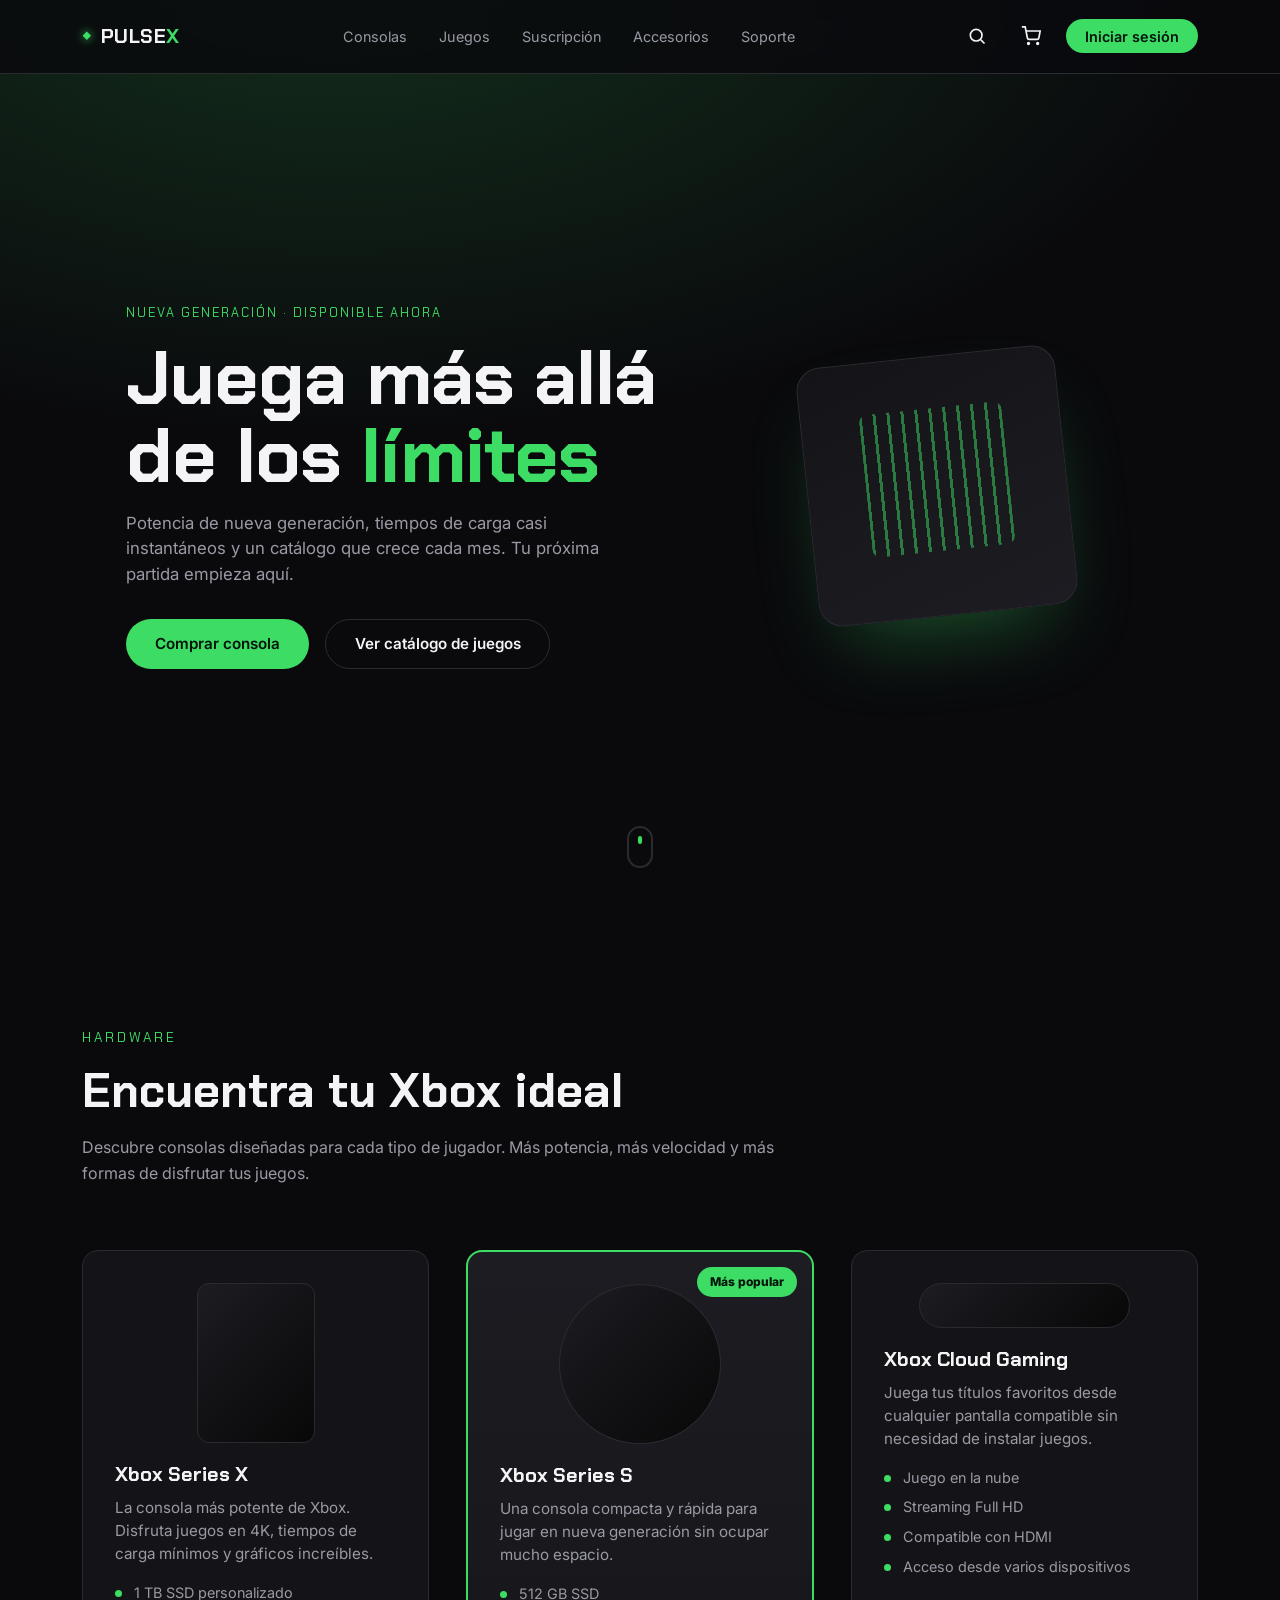
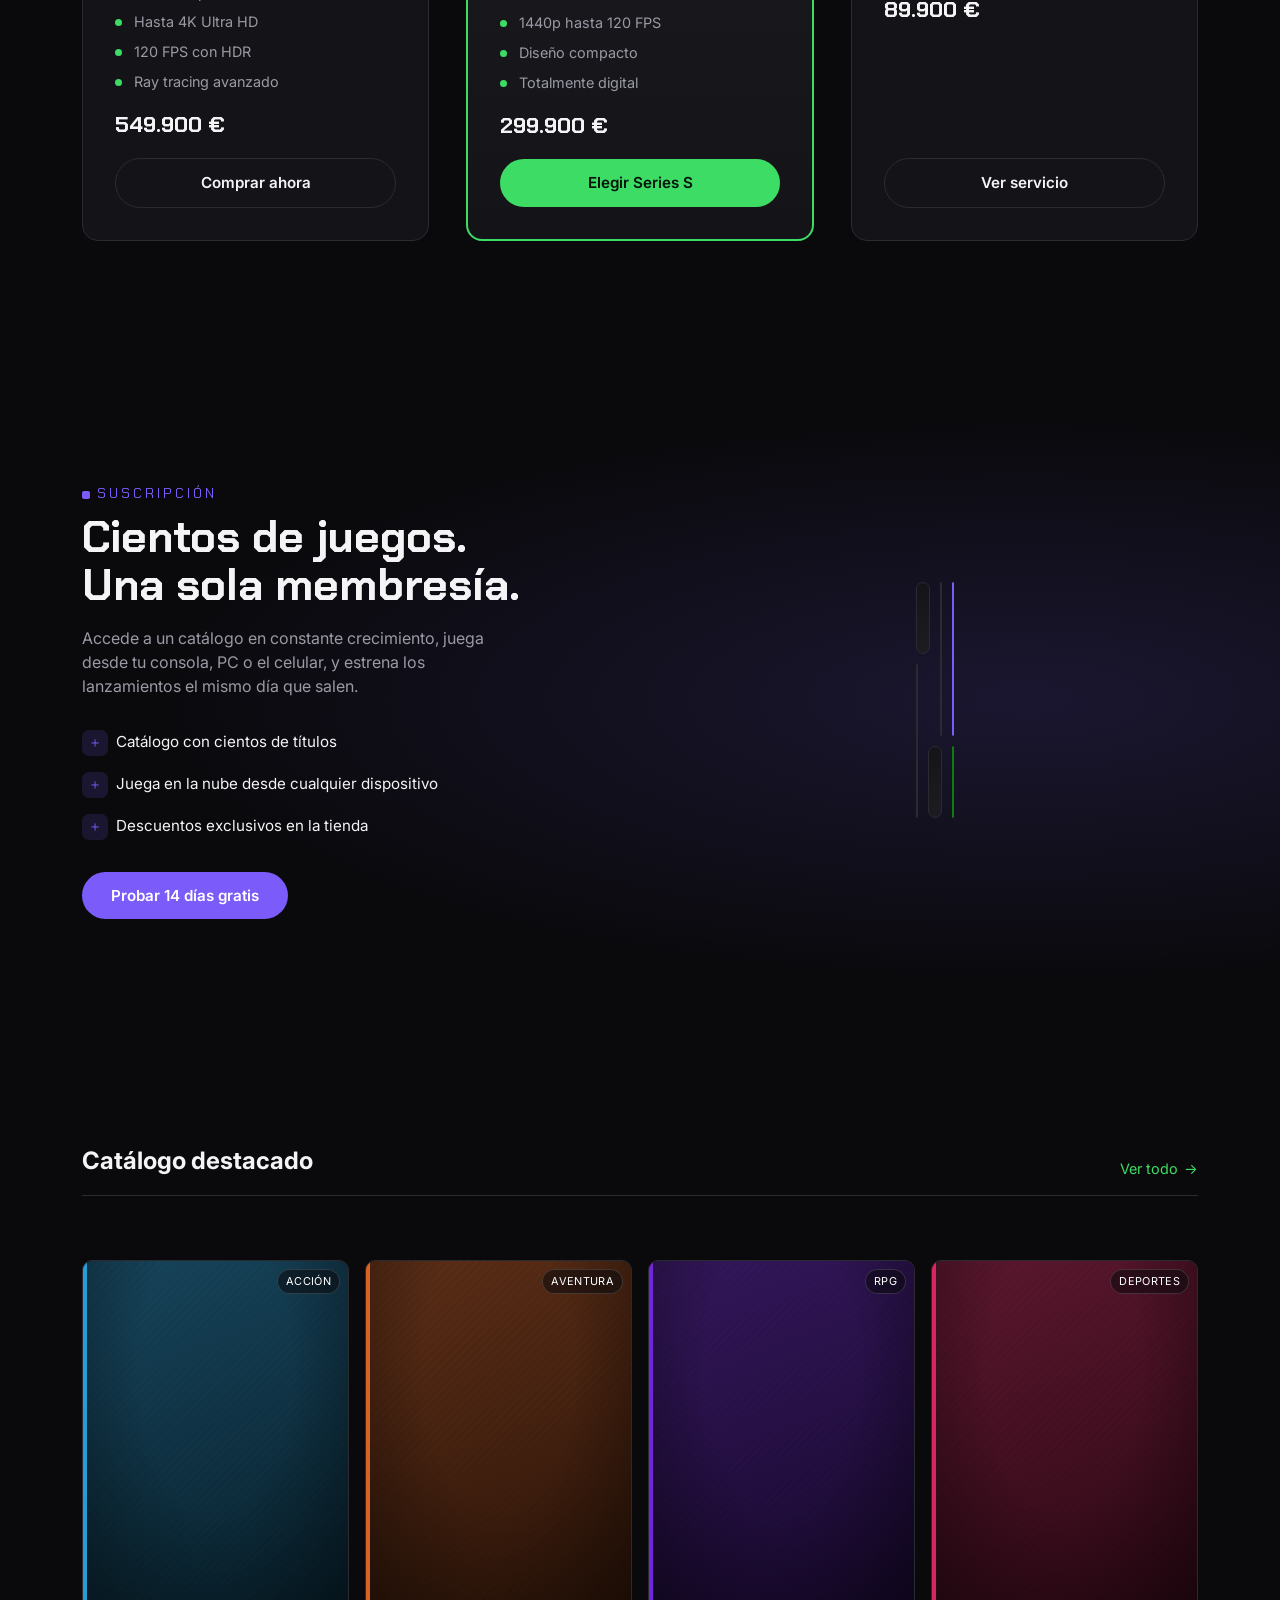
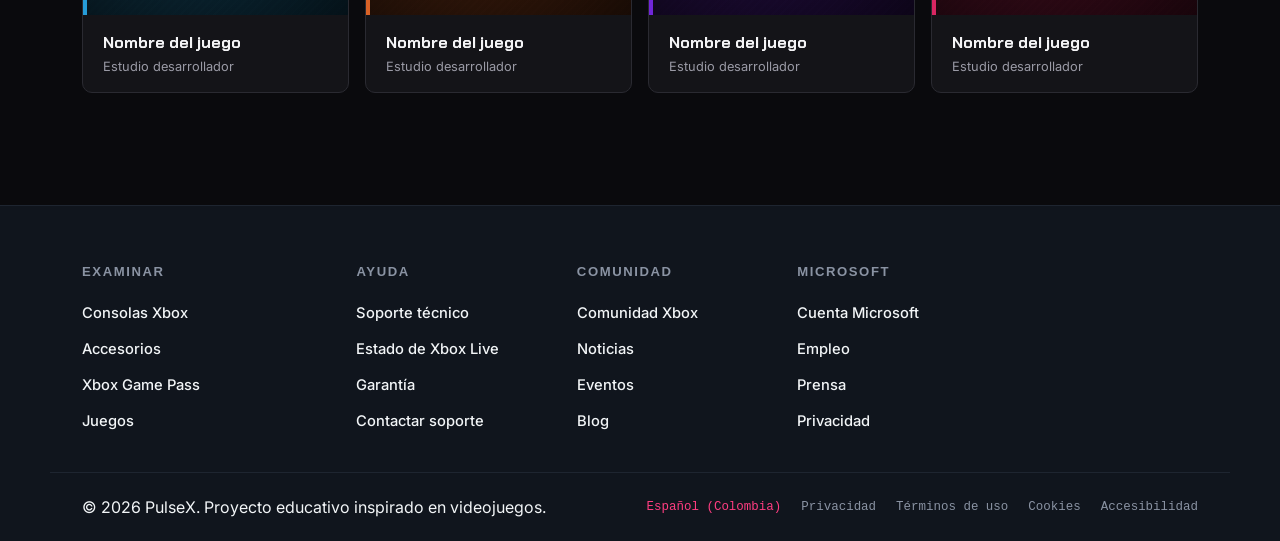
<file: index.html>
<!DOCTYPE html>
<html lang="es">
<head>
  <meta charset="UTF-8" />
  <meta name="viewport" content="width=device-width, initial-scale=1.0" />
  <title>PulseX — Juega más allá de los límites</title>

  <!-- Tipografías: display futurista + body legible -->
  <link rel="preconnect" href="https://fonts.googleapis.com" />
  <link href="https://fonts.googleapis.com/css2?family=Chakra+Petch:wght@500;700&family=Inter:wght@400;500;600&display=swap" rel="stylesheet" />

  <!-- ==========================================================
       ESTILOS
       1) tokens.css: variables globales de diseño
       2) un .css por cada componente (mismo nombre que su carpeta)
       ========================================================== -->
  <link rel="stylesheet" href="styles/tokens.css" />
  <link rel="stylesheet" href="components/Navbar/Navbar.css" />
  <link rel="stylesheet" href="components/Hero/Hero.css" />
  <link rel="stylesheet" href="components/Consoles/Consoles.css" />
  <link rel="stylesheet" href="components/GamePass/GamePass.css" />
  <link rel="stylesheet" href="components/Games/Games.css" />
  <link rel="stylesheet" href="components/Footer/Footer.css" />
</head>
<body>

  <!-- ==========================================================
       ESTRUCTURA
       Cada <div data-component="..."> es un "slot" vacío que
       main.js rellena con el HTML del componente correspondiente.
       Esto es lo que permite mantener cada pieza en su propia
       carpeta en vez de tener todo en un único archivo.
       ========================================================== -->
  <div data-component="navbar"></div>
  <main>
    <div data-component="hero"></div>
    <div data-component="consoles"></div>
    <div data-component="gamepass"></div>
    <div data-component="games"></div>
  </main>
  <div data-component="footer"></div>

  <script type="module" src="main.js"></script>
</body>
</html>
</file>
<file: styles/tokens.css>
/* ==========================================================================
   TOKENS.CSS
   Sistema de diseño global: aquí viven todos los valores reutilizables
   (colores, tipografías, espaciados). Cada componente SOLO debe consumir
   estas variables, nunca "hardcodear" un color o tamaño nuevo.
   ========================================================================== */

:root {
  /* ---- Color: base oscura tipo "consola / HUD de videojuego" ---- */
  --color-bg: #0a0a0d;              /* fondo principal, casi negro */
  --color-surface: #141418;         /* tarjetas / secciones elevadas */
  --color-surface-alt: #1c1c22;     /* hover / segunda elevación */
  --color-border: #2a2a31;

  /* ---- Color: acentos ---- */
  --color-accent: #3ddc64;          /* verde eléctrico: CTAs, focus */
  --color-accent-dim: #2a9c48;
  --color-accent-2: #7b5cfa;        /* violeta: sección suscripción */
  --color-text: #f4f4f6;
  --color-text-muted: #9a9aa5;

  /* ---- Tipografía ---- */
  --font-display: "Chakra Petch", "Segoe UI", sans-serif; /* titulares, look "HUD" */
  --font-body: "Inter", "Segoe UI", sans-serif;           /* texto de lectura */

  --fs-hero: clamp(2.75rem, 6vw, 5.5rem);
  --fs-h2: clamp(1.75rem, 3.5vw, 2.75rem);
  --fs-h3: 1.25rem;
  --fs-body: 1rem;
  --fs-small: 0.85rem;

  /* ---- Espaciado ---- */
  --space-xs: 0.5rem;
  --space-sm: 1rem;
  --space-md: 2rem;
  --space-lg: 4rem;
  --space-xl: 7rem;

  /* ---- Layout ---- */
  --content-width: 1280px;
  --radius: 10px;
  --transition: 200ms ease;
}

* { box-sizing: border-box; margin: 0; padding: 0; }

html { scroll-behavior: smooth; }

body {
  background: var(--color-bg);
  color: var(--color-text);
  font-family: var(--font-body);
  line-height: 1.5;
}

img { max-width: 100%; display: block; }

a { color: inherit; text-decoration: none; }

button { font-family: inherit; cursor: pointer; border: none; }

.container {
  max-width: var(--content-width);
  margin-inline: auto;
  padding-inline: var(--space-md);
}

/* Accesibilidad: foco visible en todo el sitio */
:focus-visible {
  outline: 2px solid var(--color-accent);
  outline-offset: 3px;
}

/* Respeta la preferencia del usuario de reducir animaciones */
@media (prefers-reduced-motion: reduce) {
  * { animation: none !important; transition: none !important; scroll-behavior: auto !important; }
}
</file>
<file: components/Navbar/Navbar.css>
/* ==========================================================================
   COMPONENTE: NAVBAR — estilos
   ========================================================================== */

.navbar {
  position: fixed;
  top: 0; left: 0; right: 0;
  z-index: 100;
  background: rgba(10, 10, 13, 0.85);
  backdrop-filter: blur(10px);
  border-bottom: 1px solid var(--color-border);
}

.navbar__inner {
  display: flex;
  align-items: center;
  justify-content: space-between;
  height: 72px;
}

/* ---- Logo ---- */
.navbar__logo {
  display: flex;
  align-items: center;
  gap: var(--space-xs);
  font-family: var(--font-display);
  font-size: 1.25rem;
  font-weight: 700;
  letter-spacing: 0.5px;
}
.navbar__logo-mark { color: var(--color-accent); font-size: 1rem; }
.navbar__logo-accent { color: var(--color-accent); }

/* ---- Navegación central ---- */
.navbar__nav ul {
  display: flex;
  gap: var(--space-md);
  list-style: none;
}
.navbar__nav a {
  font-size: 0.9rem;
  color: var(--color-text-muted);
  transition: color var(--transition);
}
.navbar__nav a:hover { color: var(--color-text); }

/* ---- Acciones ---- */
.navbar__actions {
  display: flex;
  align-items: center;
  gap: var(--space-sm);
}
.navbar__icon-btn {
  background: transparent;
  color: var(--color-text);
  width: 38px; height: 38px;
  border-radius: 50%;
  display: grid;
  place-items: center;
  transition: background var(--transition);
}
.navbar__icon-btn:hover { background: var(--color-surface-alt); }

.navbar__cta {
  background: var(--color-accent);
  color: #04140a;
  font-weight: 600;
  font-size: 0.9rem;
  padding: 0.55rem 1.2rem;
  border-radius: 999px;
  transition: background var(--transition), transform var(--transition), box-shadow var(--transition);
}
.navbar__cta:hover { background: var(--color-accent-dim); transform: translateY(-1px); box-shadow: 0 0 16px rgba(61, 220, 100, 0.5); }

/* ---- Burger (mobile) ---- */
.navbar__burger {
  display: none;
  flex-direction: column;
  gap: 5px;
  background: transparent;
  width: 32px; height: 32px;
  padding: 4px;
}
.navbar__burger span {
  display: block;
  height: 2px;
  background: var(--color-text);
  border-radius: 2px;
  transition: transform var(--transition), opacity var(--transition);
}

/* ---- Menú mobile ---- */
.navbar__mobile-nav {
  max-height: 0;
  overflow: hidden;
  transition: max-height var(--transition);
  border-top: 1px solid transparent;
}
.navbar__mobile-nav.is-open {
  max-height: 320px;
  border-top: 1px solid var(--color-border);
}
.navbar__mobile-nav ul {
  list-style: none;
  padding: var(--space-sm) var(--space-md);
  display: flex;
  flex-direction: column;
  gap: var(--space-sm);
}

/* ---- Responsive ---- */
@media (max-width: 860px) {
  .navbar__nav, .navbar__actions { display: none; }
  .navbar__burger { display: flex; }
}

/* ---- Detalle visual: brillo y animaciones sutiles ---- */
.navbar__logo-mark {
  text-shadow: 0 0 8px var(--color-accent);
}

.navbar__nav a {
  position: relative;
}
.navbar__nav a::after {
  content: "";
  position: absolute;
  left: 0;
  bottom: -4px;
  width: 0;
  height: 2px;
  background: var(--color-accent);
  transition: width var(--transition);
}
.navbar__nav a:hover::after {
  width: 100%;
}
</file>
<file: components/Hero/Hero.css>
/* ==========================================================================
   COMPONENTE: HERO — estilos
   ========================================================================== */

.hero {
  position: relative;
  min-height: 100vh;
  display: flex;
  align-items: center;
  overflow: hidden;
  padding-top: 72px; /* compensa navbar fija */
}

/* Resplandor ambiental de fondo */
.hero__glow {
  position: absolute;
  inset: -20% -10% auto -10%;
  height: 700px;
  background: radial-gradient(ellipse at 30% 20%, rgba(61, 220, 100, 0.18), transparent 60%);
  pointer-events: none;
}

.hero__inner {
  position: relative;
  display: grid;
  grid-template-columns: 1.1fr 0.9fr;
  align-items: center;
  gap: var(--space-lg);
}

.hero__eyebrow {
  font-family: var(--font-display);
  font-size: 0.8rem;
  letter-spacing: 2px;
  text-transform: uppercase;
  color: var(--color-accent);
  margin-bottom: var(--space-sm);
}

.hero__title {
  font-family: var(--font-display);
  font-size: var(--fs-hero);
  line-height: 1.02;
  font-weight: 700;
  letter-spacing: -1px;
}
.hero__title-accent { color: var(--color-accent); }

.hero__subtitle {
  margin-top: var(--space-sm);
  max-width: 46ch;
  color: var(--color-text-muted);
  font-size: 1.05rem;
}

.hero__actions {
  display: flex;
  gap: var(--space-sm);
  margin-top: var(--space-md);
  flex-wrap: wrap;
}

/* ---- Botones reutilizables ---- */
.btn {
  font-weight: 600;
  font-size: 0.95rem;
  padding: 0.9rem 1.8rem;
  border-radius: 999px;
  transition: transform var(--transition), background var(--transition), border-color var(--transition);
}
.btn--primary {
  background: var(--color-accent);
  color: #04140a;
}
.btn--primary:hover { background: var(--color-accent-dim); transform: translateY(-2px); }

.btn--ghost {
  background: transparent;
  color: var(--color-text);
  border: 1px solid var(--color-border);
}
.btn--ghost:hover { border-color: var(--color-accent); transform: translateY(-2px); }

/* ---- Visual: representación abstracta de la consola ---- */
.hero__visual {
  display: flex;
  justify-content: center;
}
.hero__console {
  width: 260px;
  height: 260px;
  position: relative;
}
.hero__console-body {
  position: absolute;
  inset: 0;
  background: linear-gradient(160deg, var(--color-surface), var(--color-surface-alt));
  border: 1px solid var(--color-border);
  border-radius: 24px;
  box-shadow: 0 40px 80px -30px rgba(61, 220, 100, 0.35);
  transform: rotate(-6deg);
}
.hero__console-vent {
  position: absolute;
  top: 20%;
  left: 50%;
  width: 55%;
  height: 55%;
  transform: translateX(-50%) rotate(-6deg);
  background-image: repeating-linear-gradient(
    90deg,
    var(--color-accent) 0 3px,
    transparent 3px 14px
  );
  opacity: 0.5;
  border-radius: 8px;
}

/* ---- Indicador de scroll ---- */
.hero__scroll-hint {
  position: absolute;
  bottom: var(--space-md);
  left: 50%;
  transform: translateX(-50%);
  width: 26px; height: 42px;
  border: 2px solid var(--color-border);
  border-radius: 999px;
  display: flex;
  justify-content: center;
  padding-top: 8px;
}
.hero__scroll-hint span {
  width: 4px; height: 8px;
  background: var(--color-accent);
  border-radius: 2px;
  animation: scrollHint 1.6s infinite;
}
@keyframes scrollHint {
  0% { opacity: 1; transform: translateY(0); }
  100% { opacity: 0; transform: translateY(10px); }
}

/* ---- Responsive ---- */
@media (max-width: 860px) {
  .hero__inner { grid-template-columns: 1fr; text-align: center; }
  .hero__subtitle { margin-inline: auto; }
  .hero__actions { justify-content: center; }
  .hero__visual { order: -1; margin-bottom: var(--space-md); }
}
</file>
<file: components/Consoles/Consoles.css>
/* ==========================================================================
   COMPONENTE: CONSOLES — estilos
   ========================================================================== */

.consoles {
  padding-block: calc(var(--space-xl) + 1rem);
}


/* ---- Encabezado de sección ---- */

.section-header {
  max-width: 700px;
  margin-bottom: var(--space-lg);
}

.section-header__eyebrow {
  font-family: var(--font-display);
  font-size: 0.85rem;
  letter-spacing: 3px;
  text-transform: uppercase;
  color: var(--color-accent);
  margin-bottom: var(--space-xs);
}

.section-header__title {
  font-family: var(--font-display);
  font-size: calc(var(--fs-h2) + .2rem);
  font-weight: 800;
  margin-bottom: var(--space-xs);
}

.section-header__subtitle {
  color: var(--color-text-muted);
  line-height: 1.6;
}


/* ---- Grid de tarjetas ---- */

.consoles__grid {
  display: grid;
  grid-template-columns: repeat(3, 1fr);
  gap: calc(var(--space-md) + .3rem);
}


.console-card {
  position: relative;
  background: var(--color-surface);
  border: 1px solid var(--color-border);
  border-radius: 16px;
  padding: var(--space-md);
  display: flex;
  flex-direction: column;
  overflow: hidden;
  transition: .35s ease;
}


.console-card:hover {
  transform: translateY(-8px);
  border-color: var(--color-accent);
  box-shadow: 0 12px 25px rgba(0,0,0,.35);
}


.console-card--featured {
  border: 2px solid var(--color-accent);
  background:
    linear-gradient(
      180deg,
      var(--color-surface-alt),
      var(--color-surface)
    );
}


/* ---- Etiqueta ---- */

.console-card__badge {
  position: absolute;
  top: 15px;
  right: 15px;
  background: var(--color-accent);
  color: #04140a;
  font-size: .75rem;
  font-weight: 800;
  padding: .35rem .8rem;
  border-radius: 50px;
}


/* ---- Imagen consola ---- */

.console-card__thumb {
  height: 160px;
  border-radius: 12px;
  margin-bottom: var(--space-sm);
  background:
    linear-gradient(
      135deg,
      var(--color-surface-alt),
      #080808
    );
  border: 1px solid var(--color-border);
  transition: .3s ease;
}


.console-card:hover .console-card__thumb {
  transform: scale(1.03);
}


.console-card__thumb--x {
  aspect-ratio: 1/1.4;
  width: 42%;
  margin-inline: auto;
}


.console-card__thumb--s {
  aspect-ratio: 1/1;
  width: 58%;
  margin-inline: auto;
  border-radius: 50%;
}


.console-card__thumb--mini {
  width: 75%;
  height: 45px;
  margin-inline: auto;
  border-radius: 999px;
}


/* ---- Información ---- */

.console-card__name {
  font-family: var(--font-display);
  font-size: var(--fs-h3);
  font-weight: 700;
  margin-bottom: var(--space-xs);
}


.console-card__desc {
  color: var(--color-text-muted);
  font-size: .95rem;
  line-height: 1.5;
  margin-bottom: var(--space-sm);
}


.console-card__specs {
  list-style: none;
  display: flex;
  flex-direction: column;
  gap: 8px;
  font-size: .9rem;
  margin-bottom: var(--space-sm);
}


.console-card__specs li {
  padding-left: 1.2rem;
  position: relative;
  color: var(--color-text-muted);
}


.console-card__specs li::before {
  content: "";
  position: absolute;
  left: 0;
  top: 8px;
  width: 7px;
  height: 7px;
  background: var(--color-accent);
  border-radius: 50%;
}


.console-card__price {
  font-family: var(--font-display);
  font-size: 1.4rem;
  font-weight: 800;
  margin-bottom: var(--space-sm);
}


.console-card__cta {
  margin-top: auto;
  width: 100%;
  text-align: center;
}


/* ---- Responsive ---- */

@media (max-width: 900px) {

  .consoles__grid {
    grid-template-columns: 1fr;
  }

}
</file>
<file: components/GamePass/GamePass.css>
/* ==========================================================================
   COMPONENTE: GAMEPASS — estilos
   Usa el acento violeta (--color-accent-2) para diferenciarse del resto
   del sitio. El mosaico de tiles referencia el dashboard de Xbox; un solo
   tile lleva el verde de marca (#107C10) como guiño puntual, no como paleta.
   ========================================================================== */

.gamepass {
  --gp-green: #107c10;
  padding-block: var(--space-xl);
  position: relative;
  overflow: hidden;
  background: radial-gradient(ellipse at 80% 50%, rgba(123, 92, 250, 0.15), transparent 60%);
}

.gamepass__inner {
  display: grid;
  grid-template-columns: 1fr 1fr;
  align-items: center;
  gap: var(--space-lg);
}

.gamepass__eyebrow {
  color: var(--color-accent-2);
  display: inline-flex;
  align-items: center;
  gap: 0.5em;
}
.gamepass__eyebrow::before {
  content: "";
  width: 8px;
  height: 8px;
  border-radius: 2px;
  background: var(--color-accent-2);
  display: inline-block;
}

.gamepass__title {
  font-family: var(--font-display);
  font-size: var(--fs-h2);
  font-weight: 700;
  line-height: 1.1;
  margin-bottom: var(--space-sm);
}

.gamepass__desc {
  color: var(--color-text-muted);
  max-width: 44ch;
  margin-bottom: var(--space-md);
}

.gamepass__features {
  list-style: none;
  display: flex;
  flex-direction: column;
  gap: var(--space-sm);
  margin-bottom: var(--space-md);
}
.gamepass__features li {
  display: flex;
  align-items: center;
  gap: var(--space-xs);
  font-size: 0.95rem;
}

/* chip cuadrado en vez de círculo: retoma la forma del tile */
.gamepass__feature-icon {
  display: grid;
  place-items: center;
  width: 26px;
  height: 26px;
  border-radius: 7px;
  background: rgba(123, 92, 250, 0.15);
  color: var(--color-accent-2);
  font-size: 0.85rem;
  flex-shrink: 0;
}

.gamepass__cta {
  background: var(--color-accent-2);
  color: #fff;
  position: relative;
}
.gamepass__cta:hover {
  background: #6a4de0;
  box-shadow: 0 8px 24px -8px rgba(123, 92, 250, 0.6);
}

/* ---- Visual: mosaico de "live tiles" al estilo dashboard Xbox ---- */
.gamepass__visual {
  display: grid;
  grid-template-columns: repeat(4, 1fr);
  grid-template-rows: repeat(3, 72px);
  gap: 10px;
  max-width: 340px;
  margin-inline: auto;
}

.gamepass__tile {
  border-radius: 10px;
  border: 1px solid var(--color-border);
  background: linear-gradient(160deg, var(--color-surface), var(--color-surface-alt));
  display: grid;
  place-items: center;
  color: var(--color-text-muted);
  font-size: 1.1rem;
  transition: transform 0.25s ease, box-shadow 0.25s ease, border-color 0.25s ease;
}
.gamepass__tile:hover {
  transform: translateY(-4px) scale(1.03);
  box-shadow: 0 16px 30px -12px rgba(0, 0, 0, 0.5);
}

.gamepass__tile--a { grid-column: 1 / 3; grid-row: 1 / 2; }
.gamepass__tile--b { grid-column: 3 / 4; grid-row: 1 / 3; }
.gamepass__tile--c {
  grid-column: 4 / 5;
  grid-row: 1 / 3;
  border-color: var(--color-accent-2);
  background: linear-gradient(160deg, rgba(123, 92, 250, 0.22), var(--color-surface));
  color: var(--color-accent-2);
}
.gamepass__tile--d { grid-column: 1 / 2; grid-row: 2 / 4; }
.gamepass__tile--e { grid-column: 2 / 4; grid-row: 3 / 4; }

/* el guiño: único tile en verde Xbox, con respiración sutil */
.gamepass__tile--f {
  grid-column: 4 / 5;
  grid-row: 3 / 4;
  background: var(--gp-green);
  border-color: var(--gp-green);
  color: #fff;
  animation: gamepass-pulse 3.2s ease-in-out infinite;
}

@keyframes gamepass-pulse {
  0%, 100% { box-shadow: 0 0 0 0 rgba(16, 124, 16, 0.35); }
  50% { box-shadow: 0 0 0 8px rgba(16, 124, 16, 0); }
}

@media (prefers-reduced-motion: reduce) {
  .gamepass__tile { transition: none; }
  .gamepass__tile--f { animation: none; }
}

@media (max-width: 860px) {
  .gamepass__inner { grid-template-columns: 1fr; text-align: center; }
  .gamepass__desc, .gamepass__features { margin-inline: auto; }
  .gamepass__features li { justify-content: center; }
  .gamepass__visual { display: none; }
}
</file>
<file: components/Games/Games.css>
/* ==========================================================================
   COMPONENTE: GAMES — estilos
   Los covers referencian el lomo de una caja física de juego (barra lateral
   con el tinte de cada título) y el gesto de "reanudar" del dashboard de
   Xbox al hacer hover. Usa el sistema de variables ya existente en el sitio.
   ========================================================================== */

.games { padding-block: var(--space-xl); }

.games__header {
  display: flex;
  justify-content: space-between;
  align-items: flex-end;
  margin-bottom: var(--space-lg);
  padding-bottom: var(--space-sm);
  border-bottom: 1px solid var(--color-border);
}

.games__see-all {
  font-size: 0.9rem;
  color: var(--color-accent);
  white-space: nowrap;
  display: inline-flex;
  align-items: center;
  gap: 6px;
}
.games__see-all::after {
  content: "→";
  transition: transform var(--transition);
}
.games__see-all:hover::after { transform: translateX(4px); }

.games__grid {
  display: grid;
  grid-template-columns: repeat(4, 1fr);
  gap: var(--space-sm);
}

.game-card {
  position: relative;
  border-radius: var(--radius);
  overflow: hidden;
  border: 1px solid var(--color-border);
  background: var(--color-surface);
  transition: transform var(--transition), box-shadow var(--transition), border-color var(--transition);
}
.game-card:hover {
  transform: translateY(-6px);
  border-color: hsl(var(--tint), 70%, 45%);
  box-shadow: 0 20px 40px -20px hsl(var(--tint) 70% 30% / 0.6);
}

/* lomo del cartucho — evoca el canto de una caja física en un estante */
.game-card__spine {
  position: absolute;
  inset-block: 0;
  left: 0;
  width: 4px;
  background: hsl(var(--tint), 70%, 50%);
  z-index: 2;
}

.game-card__cover {
  position: relative;
  aspect-ratio: 3/4;
  overflow: hidden;
  background: linear-gradient(160deg,
    hsl(var(--tint), 60%, 22%),
    hsl(var(--tint), 70%, 10%));
}
/* grano sutil tipo carátula impresa */
.game-card__cover::before {
  content: "";
  position: absolute;
  inset: 0;
  background: repeating-linear-gradient(135deg, rgba(255,255,255,0.035) 0 2px, transparent 2px 6px);
  mix-blend-mode: overlay;
}
/* viñeta para dar profundidad */
.game-card__cover::after {
  content: "";
  position: absolute;
  inset: 0;
  background: radial-gradient(ellipse at 50% 30%, transparent 40%, rgba(0,0,0,0.45) 100%);
}

/* botón de reanudar, aparece al hover */
.game-card__play {
  position: absolute;
  inset: 0;
  display: grid;
  place-items: center;
  opacity: 0;
  transform: scale(0.8);
  transition: opacity 0.2s ease, transform 0.2s ease;
  z-index: 3;
}
.game-card:hover .game-card__play {
  opacity: 1;
  transform: scale(1);
}
.game-card__play-icon {
  width: 44px;
  height: 44px;
  border-radius: 50%;
  display: grid;
  place-items: center;
  background: rgba(10, 10, 14, 0.55);
  backdrop-filter: blur(6px);
  border: 1px solid rgba(255, 255, 255, 0.25);
  color: #fff;
}
.game-card__play-icon svg {
  width: 16px;
  height: 16px;
  margin-left: 2px;
}

/* chip de género en la esquina */
.game-card__tag {
  position: absolute;
  top: var(--space-xs);
  right: var(--space-xs);
  z-index: 3;
  font-size: 0.68rem;
  letter-spacing: 0.03em;
  text-transform: uppercase;
  padding: 3px 8px;
  border-radius: 999px;
  background: rgba(10, 10, 14, 0.55);
  backdrop-filter: blur(6px);
  border: 1px solid rgba(255, 255, 255, 0.15);
  color: #fff;
}

.game-card__info {
  padding: var(--space-sm);
  padding-left: calc(var(--space-sm) + 4px); /* compensa el ancho del lomo */
}
.game-card__info h3 {
  font-family: var(--font-display);
  font-size: 1rem;
  margin-bottom: 2px;
}
.game-card__info p {
  font-size: 0.8rem;
  color: var(--color-text-muted);
}

@media (max-width: 900px) {
  .games__grid { grid-template-columns: repeat(2, 1fr); }
}
@media (max-width: 520px) {
  .games__grid { grid-template-columns: 1fr; }
}

@media (prefers-reduced-motion: reduce) {
  .game-card, .game-card__play { transition: none; }
}
</file>
<file: components/Footer/Footer.css>
/* ==========================================================================
   COMPONENTE: FOOTER — PulseX
   Requiere las variables de abajo. Si tu sitio ya tiene un :root con
   colores propios, puedes fusionarlos o renombrar estas variables.
   ========================================================================== */

:root{
  --bg-elevated: #10151D;
  --line: #1E2530;
  --text: #F2F5F7;
  --muted: #8A93A3;
  --pulse-green: #39FF88;
  --pulse-magenta: #FF3D81;
}

.container{
  max-width: 1180px;
  margin: 0 auto;
  padding: 0 32px;
}

/* ---------- FOOTER BASE ---------- */
.footer{
  position: relative;
  background: var(--bg-elevated);
  border-top: 1px solid var(--line);
  overflow: hidden;
  font-family: 'Inter', system-ui, sans-serif;
  color: var(--text);
}

/* ---------- LÍNEA DE PULSO (elemento firma) ---------- */
.footer__pulse{
  width: 100%;
  height: 28px;
  display: block;
  line-height: 0;
}
.footer__pulse svg{ width: 100%; height: 100%; display: block; }
.footer__pulse path{
  fill: none;
  stroke: url(#pulseGradient);
  stroke-width: 2;
  stroke-linecap: round;
  stroke-linejoin: round;
  stroke-dasharray: 400;
  stroke-dashoffset: 0;
  animation: pulse-travel 3.2s linear infinite;
}
@keyframes pulse-travel{
  0%{ stroke-dashoffset: 800; }
  100%{ stroke-dashoffset: 0; }
}
@media (prefers-reduced-motion: reduce){
  .footer__pulse path{ animation: none; }
}

/* ---------- TOP: MARCA + COLUMNAS ---------- */
.footer__top{
  display: grid;
  grid-template-columns: 1.3fr 1fr 1fr 1fr 1fr;
  gap: 40px;
  padding: 56px 32px 40px;
}

.footer__brand .footer__mark{
  font-family: 'Rajdhani', sans-serif;
  font-weight: 700;
  font-size: 1.6rem;
  letter-spacing: .04em;
  text-transform: uppercase;
  color: var(--text);
  margin: 0 0 12px;
}
.footer__brand .footer__mark span{ color: var(--pulse-green); }

.footer__tagline{
  margin: 0;
  max-width: 26ch;
  color: var(--muted);
  font-size: .88rem;
  line-height: 1.6;
}

.footer__col h4{
  font-family: 'Rajdhani', sans-serif;
  font-weight: 700;
  font-size: .82rem;
  letter-spacing: .12em;
  text-transform: uppercase;
  color: var(--muted);
  margin: 0 0 18px;
}
.footer__col ul{
  list-style: none;
  margin: 0;
  padding: 0;
  display: flex;
  flex-direction: column;
  gap: 12px;
}
.footer__col a{
  position: relative;
  color: var(--text);
  text-decoration: none;
  font-size: .92rem;
  font-weight: 500;
  transition: color .18s ease;
}
.footer__col a::after{
  content: "";
  position: absolute;
  left: 0;
  bottom: -3px;
  width: 0;
  height: 1px;
  background: var(--pulse-green);
  transition: width .22s ease;
}
.footer__col a:hover{ color: var(--pulse-green); }
.footer__col a:hover::after{ width: 100%; }
.footer__col a:focus-visible{
  outline: 2px solid var(--pulse-green);
  outline-offset: 3px;
  border-radius: 2px;
}

/* ---------- BOTTOM: COPYRIGHT + LEGALES ---------- */
.footer__bottom{
  display: flex;
  align-items: center;
  justify-content: space-between;
  flex-wrap: wrap;
  gap: 16px;
  padding: 22px 32px;
  border-top: 1px solid var(--line);
}

.footer__copy{
  margin: 0;
  display: flex;
  align-items: center;
  gap: 10px;
  font-family: 'JetBrains Mono', monospace;
  font-size: .76rem;
  color: var(--muted);
  letter-spacing: .01em;
}
.footer__dot{
  width: 6px;
  height: 6px;
  border-radius: 50%;
  background: var(--pulse-green);
  box-shadow: 0 0 8px var(--pulse-green);
  flex-shrink: 0;
  animation: dot-blink 2.4s ease-in-out infinite;
}
@keyframes dot-blink{
  0%, 100%{ opacity: 1; }
  50%{ opacity: .35; }
}
@media (prefers-reduced-motion: reduce){
  .footer__dot{ animation: none; }
}

.footer__legal{
  display: flex;
  flex-wrap: wrap;
  gap: 20px;
}
.footer__legal a{
  color: var(--muted);
  text-decoration: none;
  font-size: .78rem;
  font-family: 'JetBrains Mono', monospace;
  transition: color .18s ease;
}
.footer__legal a:first-child{ color: var(--pulse-magenta); }
.footer__legal a:hover{ color: var(--text); }
.footer__legal a:focus-visible{
  outline: 2px solid var(--pulse-magenta);
  outline-offset: 3px;
}

/* ---------- RESPONSIVE ---------- */
@media (max-width: 900px){
  .footer__top{
    grid-template-columns: repeat(2, 1fr);
    gap: 36px 24px;
  }
  .footer__brand{ grid-column: 1 / -1; }
}
@media (max-width: 560px){
  .footer__top{ grid-template-columns: 1fr; padding: 44px 20px 32px; }
  .footer__bottom{ flex-direction: column; align-items: flex-start; padding: 20px 20px; }
  .footer__legal{ gap: 14px 18px; }
}
</file>
